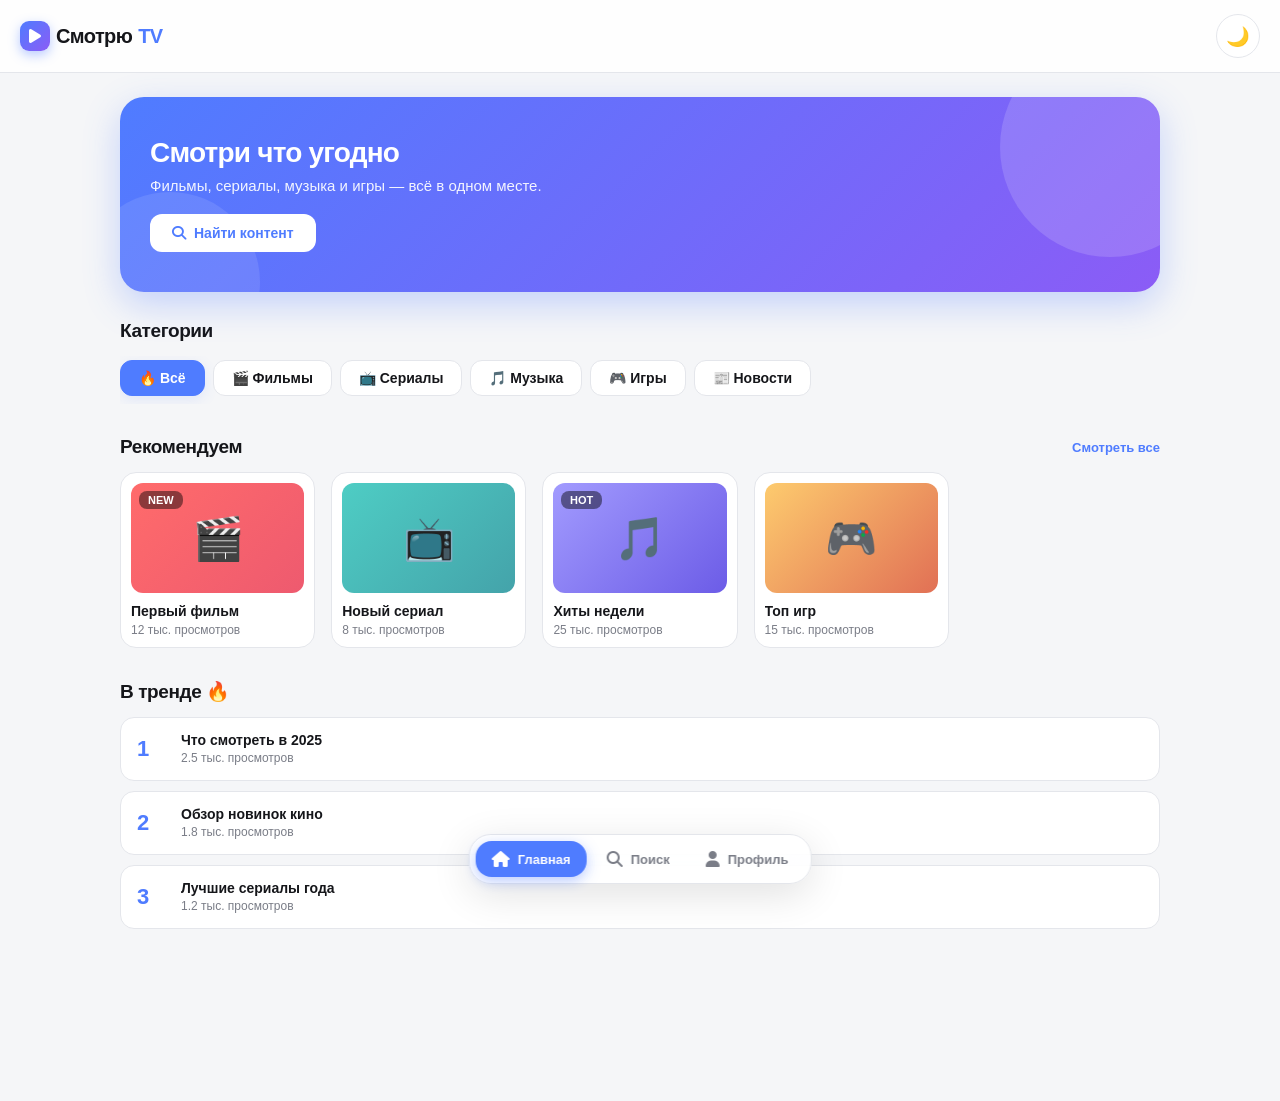
<file: index.html>
<!DOCTYPE html>
<html lang="ru">
<head>
    <meta charset="UTF-8">
    <meta name="viewport" content="width=device-width, initial-scale=1.0">
    <title>СмотрюTV — Главная</title>
    <link rel="stylesheet" href="https://cdnjs.cloudflare.com/ajax/libs/font-awesome/6.5.1/css/all.min.css">
    <link rel="stylesheet" href="style.css">
</head>
<body>
    <header class="top-bar">
        <div class="logo">
            <span class="logo-mark"><i class="fas fa-play"></i></span>
            Смотрю<span class="logo-accent">TV</span>
        </div>
        <button class="theme-toggle" id="themeToggle" aria-label="Сменить тему">🌙</button>
    </header>

    <main class="page">
        <section class="hero">
            <div class="hero-content">
                <h1>Смотри что угодно</h1>
                <p>Фильмы, сериалы, музыка и игры — всё в одном месте.</p>
                <button class="hero-btn" onclick="location.href='search.html'">
                    <i class="fas fa-magnifying-glass"></i> Найти контент
                </button>
            </div>
        </section>

        <section class="section">
            <div class="section-head"><h2>Категории</h2></div>
            <div class="chips">
                <button class="chip active">🔥 Всё</button>
                <button class="chip">🎬 Фильмы</button>
                <button class="chip">📺 Сериалы</button>
                <button class="chip">🎵 Музыка</button>
                <button class="chip">🎮 Игры</button>
                <button class="chip">📰 Новости</button>
            </div>
        </section>

        <section class="section">
            <div class="section-head">
                <h2>Рекомендуем</h2>
                <span class="see-all">Смотреть все</span>
            </div>
            <div class="card-grid">
                <div class="card">
                    <div class="card-thumb" style="background:linear-gradient(135deg,#ff6b6b,#ee5a6f)">
                        <span class="card-badge">NEW</span>🎬
                    </div>
                    <h3>Первый фильм</h3><p>12 тыс. просмотров</p>
                </div>
                <div class="card">
                    <div class="card-thumb" style="background:linear-gradient(135deg,#4ecdc4,#44a3aa)">📺</div>
                    <h3>Новый сериал</h3><p>8 тыс. просмотров</p>
                </div>
                <div class="card">
                    <div class="card-thumb" style="background:linear-gradient(135deg,#a29bfe,#6c5ce7)">
                        <span class="card-badge">HOT</span>🎵
                    </div>
                    <h3>Хиты недели</h3><p>25 тыс. просмотров</p>
                </div>
                <div class="card">
                    <div class="card-thumb" style="background:linear-gradient(135deg,#fdcb6e,#e17055)">🎮</div>
                    <h3>Топ игр</h3><p>15 тыс. просмотров</p>
                </div>
            </div>
        </section>

        <section class="section">
            <div class="section-head"><h2>В тренде 🔥</h2></div>
            <div class="trend-list">
                <div class="trend-item"><span class="trend-num">1</span><div class="trend-info"><b>Что смотреть в 2025</b><small>2.5 тыс. просмотров</small></div></div>
                <div class="trend-item"><span class="trend-num">2</span><div class="trend-info"><b>Обзор новинок кино</b><small>1.8 тыс. просмотров</small></div></div>
                <div class="trend-item"><span class="trend-num">3</span><div class="trend-info"><b>Лучшие сериалы года</b><small>1.2 тыс. просмотров</small></div></div>
            </div>
        </section>
    </main>

    <nav class="bottom-nav">
        <a href="index.html" class="nav-item active"><i class="fas fa-house"></i><span class="nav-label">Главная</span></a>
        <a href="search.html" class="nav-item"><i class="fas fa-magnifying-glass"></i><span class="nav-label">Поиск</span></a>
        <a href="profile.html" class="nav-item"><i class="fas fa-user"></i><span class="nav-label">Профиль</span></a>
    </nav>

    <script src="script.js"></script>
</body>
            </html>
</file>
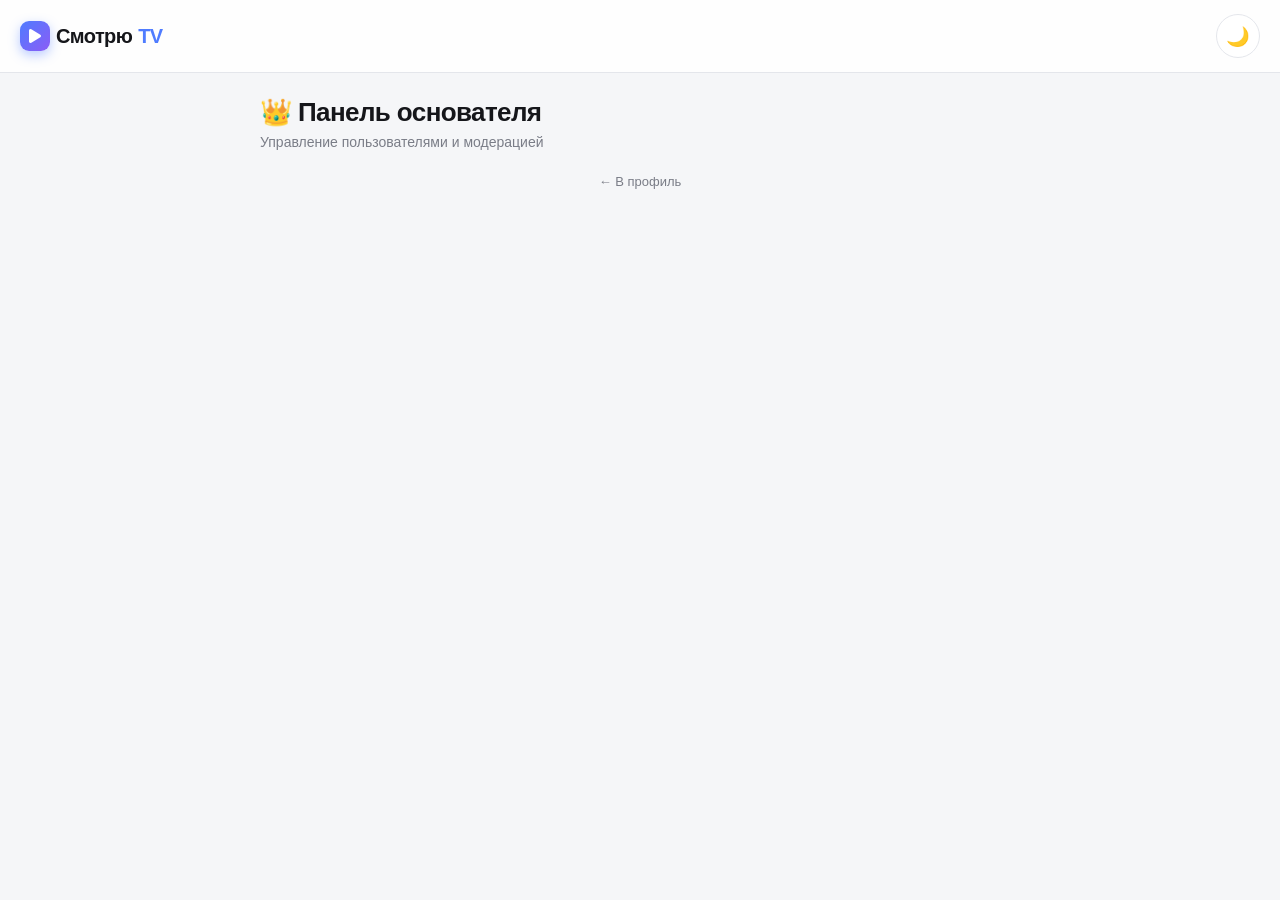
<file: admin.html>
<!DOCTYPE html>
<html lang="ru">
<head>
    <meta charset="UTF-8">
    <meta name="viewport" content="width=device-width, initial-scale=1.0">
    <title>СмотрюTV — Панель основателя</title>
    <link rel="stylesheet" href="https://cdnjs.cloudflare.com/ajax/libs/font-awesome/6.5.1/css/all.min.css">
    <link rel="stylesheet" href="style.css">
</head>
<body>
    <header class="top-bar">
        <div class="logo">
            <span class="logo-mark"><i class="fas fa-play"></i></span>
            Смотрю<span class="logo-accent">TV</span>
        </div>
        <button class="theme-toggle" id="themeToggle" aria-label="Сменить тему">🌙</button>
    </header>

    <main class="admin-page">
        <div class="admin-header">
            <h1>👑 Панель основателя</h1>
            <p>Управление пользователями и модерацией</p>
        </div>

        <div id="notFounder" class="not-founder" style="display:none;">Доступ только для основателя.</div>

        <div id="adminContent" style="display:none;">
            <div class="admin-stats">
                <div class="stat-card"><div class="stat-num" id="statTotal">0</div><div class="stat-label">Всего</div></div>
                <div class="stat-card"><div class="stat-num" id="statVerified">0</div><div class="stat-label">Верифицировано</div></div>
                <div class="stat-card"><div class="stat-num" id="statBlocked">0</div><div class="stat-label">Заблокировано</div></div>
            </div>
            <div class="users-list" id="usersList"></div>
        </div>

        <a href="profile.html" class="back-link">← В профиль</a>
    </main>

    <div class="modal-overlay" id="modal">
        <div class="modal-box">
            <h3 id="modalTitle">Действие</h3>
            <div class="field">
                <label>Причина</label>
                <textarea id="modalReason" placeholder="Укажите причину..."></textarea>
            </div>
            <div class="field" id="modalDurationField">
                <label>Срок действия</label>
                <select id="modalDuration">
                    <option value="1h">1 час</option>
                    <option value="1d">1 день</option>
                    <option value="7d">7 дней</option>
                    <option value="30d">30 дней</option>
                    <option value="forever">Навсегда</option>
                </select>
            </div>
            <div class="btn-row">
                <button class="btn-main btn-ghost" id="modalCancel">Отмена</button>
                <button class="btn-main" id="modalConfirm">Подтвердить</button>
            </div>
        </div>
    </div>

    <script src="script.js"></script>
</body>
    </html>
</file>
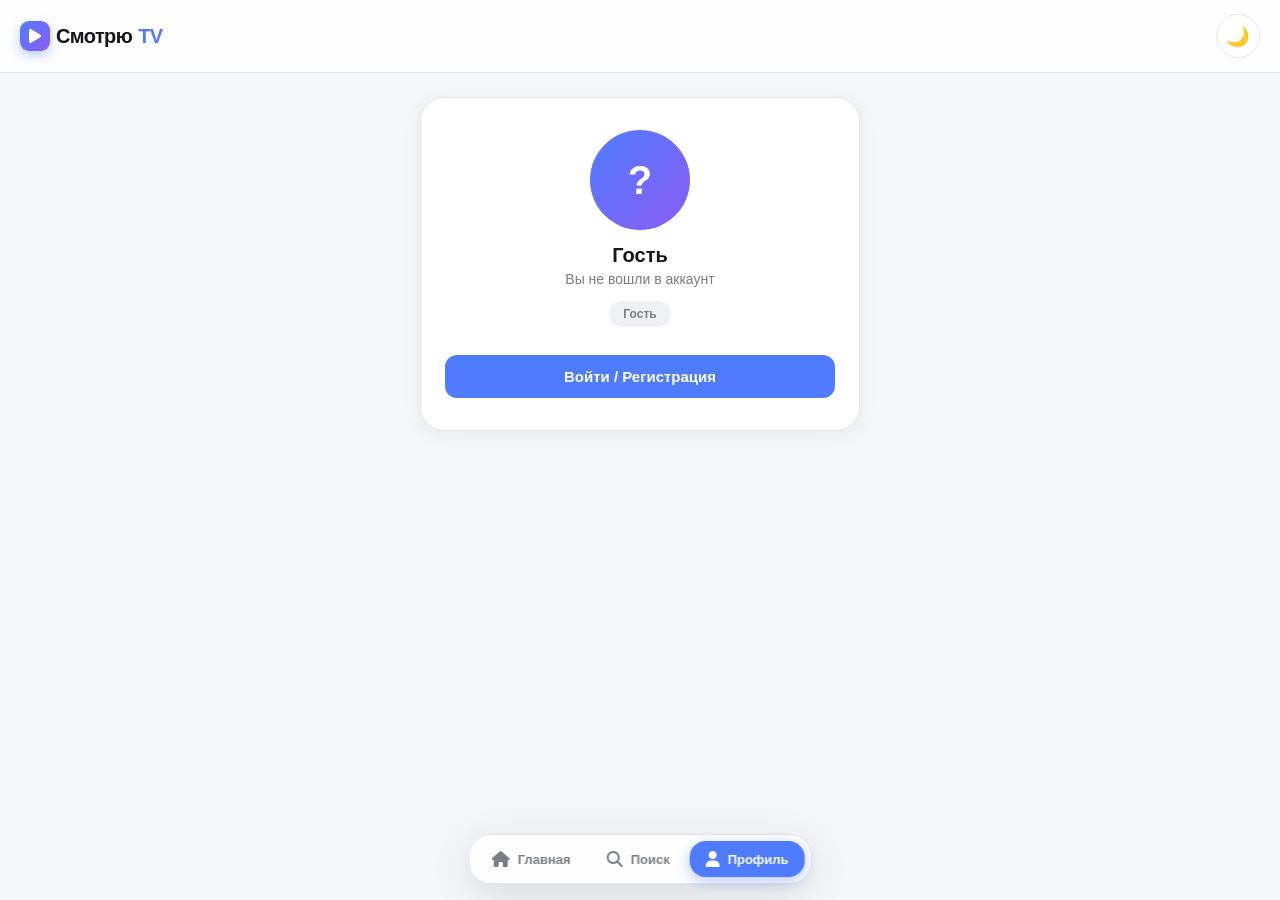
<file: profile.html>
<!DOCTYPE html>
<html lang="ru">
<head>
    <meta charset="UTF-8">
    <meta name="viewport" content="width=device-width, initial-scale=1.0">
    <title>СмотрюTV — Профиль</title>
    <link rel="stylesheet" href="https://cdnjs.cloudflare.com/ajax/libs/font-awesome/6.5.1/css/all.min.css">
    <link rel="stylesheet" href="style.css">
</head>
<body>
    <header class="top-bar">
        <div class="logo">
            <span class="logo-mark"><i class="fas fa-play"></i></span>
            Смотрю<span class="logo-accent">TV</span>
        </div>
        <button class="theme-toggle" id="themeToggle" aria-label="Сменить тему">🌙</button>
    </header>

    <main class="profile-page">
        <div class="profile-card" id="profileCard">
            <div class="avatar-wrap">
                <div class="avatar" id="avatar">?</div>
                <button class="avatar-edit" id="avatarEdit" title="Изменить фото" style="display:none;">
                    <i class="fas fa-camera"></i>
                </button>
            </div>
            <h2>
                <span id="userName">Гость</span>
                <span id="verifiedBadge" class="verified-badge" style="display:none;" data-tip="Это верифицированный аккаунт"></span>
                <span id="crownBadge" style="display:none;cursor:pointer;font-size:20px;" data-tip="Это основатель проекта">👑</span>
            </h2>
            <p class="email" id="userEmail">Вы не вошли в аккаунт</p>
            <span class="badge" id="badge">Гость</span>

            <div class="profile-actions">
                <button class="btn-main btn-ghost" id="logoutBtn" style="display:none;">Выйти</button>
                <a href="register.html" class="btn-main" id="loginBtn">Войти / Регистрация</a>
                <a href="admin.html" class="btn-main btn-admin" id="adminBtn" style="display:none;">👑 Панель основателя</a>
            </div>
        </div>

        <div class="settings-section" id="settingsSection" style="display:none;">
            <h3>Настройки профиля</h3>
            <button class="btn-main btn-ghost" id="changeAvatarBtn">
                <i class="fas fa-image"></i> Сменить фото профиля
            </button>
        </div>
    </main>

    <div class="avatar-modal" id="avatarModal">
        <div class="avatar-modal-box">
            <h3>Фото профиля</h3>
            <input type="file" id="avatarFile" accept="image/*" class="file-input">
            <div class="btn-row">
                <button class="btn-main btn-ghost" id="avatarCancel">Отмена</button>
                <button class="btn-main" id="avatarSave">Сохранить</button>
            </div>
        </div>
    </div>

    <nav class="bottom-nav">
        <a href="index.html" class="nav-item"><i class="fas fa-house"></i><span class="nav-label">Главная</span></a>
        <a href="search.html" class="nav-item"><i class="fas fa-magnifying-glass"></i><span class="nav-label">Поиск</span></a>
        <a href="profile.html" class="nav-item active"><i class="fas fa-user"></i><span class="nav-label">Профиль</span></a>
    </nav>

    <script src="script.js"></script>
</body>
                    </html>
</file>
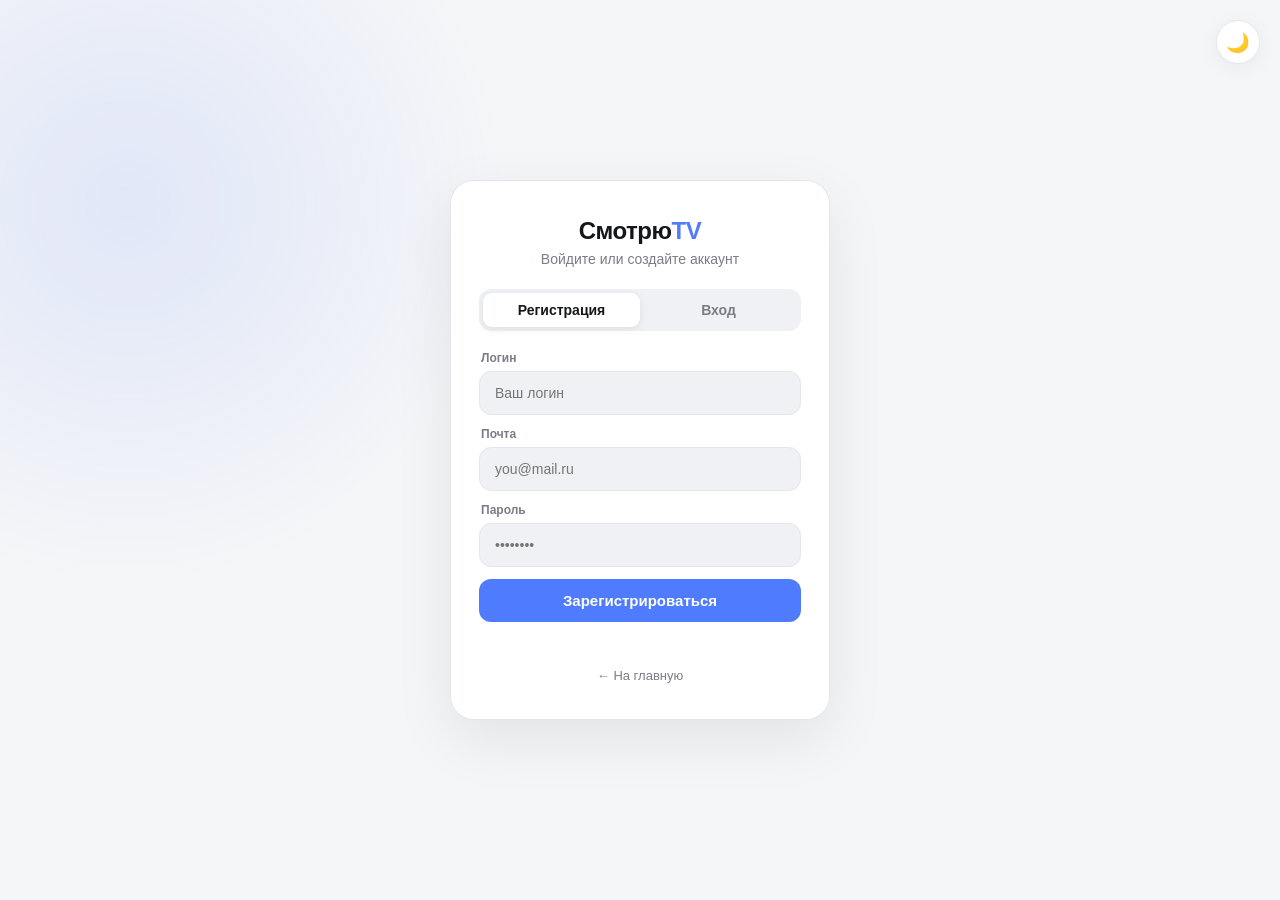
<file: register.html>
<!DOCTYPE html>
<html lang="ru">
<head>
    <meta charset="UTF-8">
    <meta name="viewport" content="width=device-width, initial-scale=1.0">
    <title>СмотрюTV — Вход</title>
    <link rel="stylesheet" href="style.css">
</head>
<body class="auth-body">
    <button class="theme-toggle auth-theme" id="themeToggle" aria-label="Сменить тему">🌙</button>

    <div class="auth-box">
        <h1>Смотрю<span class="logo-accent">TV</span></h1>
        <p class="auth-sub">Войдите или создайте аккаунт</p>

        <div class="tabs">
            <button type="button" id="tabReg" class="tab active">Регистрация</button>
            <button type="button" id="tabLogin" class="tab">Вход</button>
        </div>

        <form id="authForm" autocomplete="off">
            <div class="field" id="loginField">
                <label>Логин</label>
                <input type="text" id="login" placeholder="Ваш логин">
            </div>
            <div class="field">
                <label>Почта</label>
                <input type="email" id="email" placeholder="you@mail.ru" required>
            </div>
            <div class="field">
                <label>Пароль</label>
                <input type="password" id="password" placeholder="••••••••" required>
            </div>
            <button type="submit" class="btn-main" id="submitBtn">Зарегистрироваться</button>
        </form>

        <p class="msg" id="msg"></p>
        <a href="index.html" class="back-link">← На главную</a>
    </div>

    <script src="script.js"></script>
</body>
            </html>
</file>
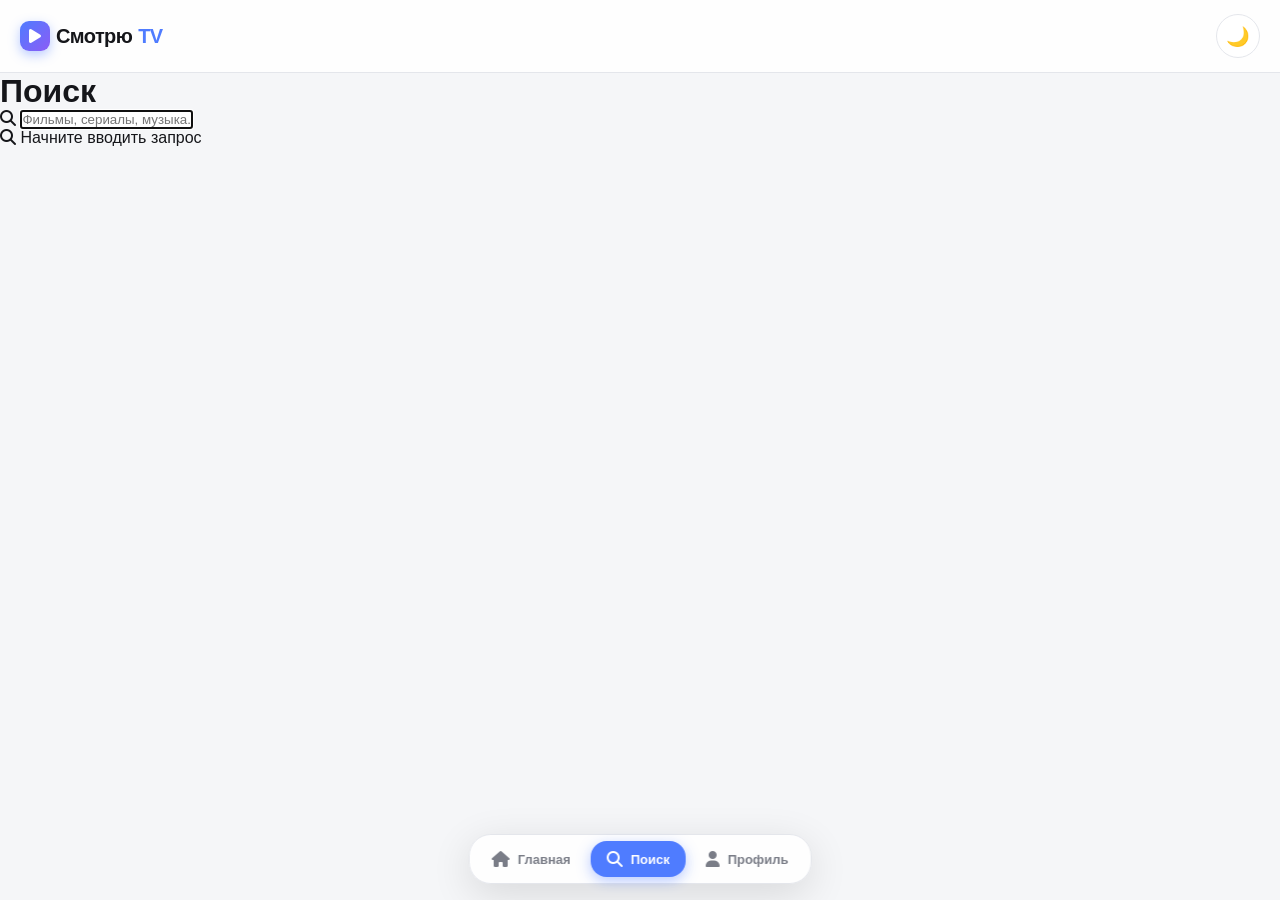
<file: search.html>
<!DOCTYPE html>
<html lang="ru">
<head>
    <meta charset="UTF-8">
    <meta name="viewport" content="width=device-width, initial-scale=1.0">
    <title>СмотрюTV — Поиск</title>
    <link rel="stylesheet" href="https://cdnjs.cloudflare.com/ajax/libs/font-awesome/6.5.1/css/all.min.css">
    <link rel="stylesheet" href="style.css">
</head>
<body>
    <header class="top-bar">
        <div class="logo">
            <span class="logo-mark"><i class="fas fa-play"></i></span>
            Смотрю<span class="logo-accent">TV</span>
        </div>
        <button class="theme-toggle" id="themeToggle" aria-label="Сменить тему">🌙</button>
    </header>

    <main class="search-page">
        <h1>Поиск</h1>
        <div class="search-input-wrap">
            <i class="fas fa-magnifying-glass"></i>
            <input type="text" id="searchInput" placeholder="Фильмы, сериалы, музыка..." autofocus>
        </div>
        <div id="searchResults">
            <div class="search-empty">
                <i class="fas fa-magnifying-glass"></i>
                Начните вводить запрос
            </div>
        </div>
    </main>

    <nav class="bottom-nav">
        <a href="index.html" class="nav-item"><i class="fas fa-house"></i><span class="nav-label">Главная</span></a>
        <a href="search.html" class="nav-item active"><i class="fas fa-magnifying-glass"></i><span class="nav-label">Поиск</span></a>
        <a href="profile.html" class="nav-item"><i class="fas fa-user"></i><span class="nav-label">Профиль</span></a>
    </nav>

    <script src="script.js"></script>
</body>
      </html>
</file>
<file: style.css>
/* ==========================================
   ПЕРЕМЕННЫЕ ТЕМ
   ========================================== */
:root {
    --bg: #f5f6f8;
    --bg-card: #ffffff;
    --bg-elevated: #ffffff;
    --bg-input: #f0f1f4;
    --text: #15161a;
    --text-muted: #7a7d87;
    --border: #e4e6eb;
    --primary: #4f7cff;
    --primary-hover: #3a66e6;
    --primary-soft: rgba(79, 124, 255, 0.12);
    --danger: #ef4444;
    --success: #22c55e;
    --shadow: 0 4px 20px rgba(20, 22, 30, 0.06);
    --nav-bg: rgba(255, 255, 255, 0.85);
}

[data-theme="dark"] {
    --bg: #0d0e12;
    --bg-card: #17181f;
    --bg-elevated: #1e2029;
    --bg-input: #22242e;
    --text: #eef0f5;
    --text-muted: #8b8e9a;
    --border: #2a2c38;
    --primary: #6b93ff;
    --primary-hover: #85a8ff;
    --primary-soft: rgba(107, 147, 255, 0.15);
    --shadow: 0 4px 24px rgba(0, 0, 0, 0.5);
    --nav-bg: rgba(23, 24, 31, 0.85);
}

/* ==========================================
   БАЗА
   ========================================== */
* { box-sizing: border-box; margin: 0; padding: 0; }

html { scroll-behavior: smooth; }

body {
    font-family: -apple-system, BlinkMacSystemFont, "Segoe UI", Roboto, "Helvetica Neue", sans-serif;
    background: var(--bg);
    color: var(--text);
    padding-bottom: 100px;
    min-height: 100vh;
    transition: background 0.3s ease, color 0.3s ease;
    -webkit-font-smoothing: antialiased;
}

a { color: inherit; text-decoration: none; }
button { font-family: inherit; }
input, textarea, select { font-family: inherit; }

/* ==========================================
   ВЕРХНЯЯ ПАНЕЛЬ (шапка)
   ========================================== */
.top-bar {
    position: sticky;
    top: 0;
    z-index: 90;
    display: flex;
    align-items: center;
    justify-content: space-between;
    padding: 14px 20px;
    background: var(--nav-bg);
    backdrop-filter: blur(20px);
    -webkit-backdrop-filter: blur(20px);
    border-bottom: 1px solid var(--border);
    transition: background 0.3s ease, border-color 0.3s ease;
}

.logo {
    font-size: 20px;
    font-weight: 800;
    letter-spacing: -0.6px;
    display: flex;
    align-items: center;
    gap: 6px;
}
.logo-mark {
    width: 30px;
    height: 30px;
    border-radius: 9px;
    background: linear-gradient(135deg, var(--primary), #8b5cf6);
    display: flex;
    align-items: center;
    justify-content: center;
    color: #fff;
    font-size: 16px;
    box-shadow: 0 4px 12px rgba(79, 124, 255, 0.4);
}
.logo-accent { color: var(--primary); }

/* Переключатель темы — справа */
.theme-toggle {
    width: 44px;
    height: 44px;
    border-radius: 50%;
    border: 1px solid var(--border);
    background: var(--bg-card);
    color: var(--text);
    font-size: 19px;
    cursor: pointer;
    display: flex;
    align-items: center;
    justify-content: center;
    transition: transform 0.25s ease, background 0.25s ease, border-color 0.25s;
    flex-shrink: 0;
}
.theme-toggle:hover {
    transform: scale(1.08) rotate(18deg);
    border-color: var(--primary);
}
.theme-toggle:active { transform: scale(0.94); }

/* ==========================================
   КОНТЕНТ ГЛАВНОЙ
   ========================================== */
.page {
    max-width: 1080px;
    margin: 0 auto;
    padding: 24px 20px 40px;
}

.hero {
    position: relative;
    padding: 40px 30px;
    border-radius: 24px;
    background: linear-gradient(135deg, #4f7cff 0%, #8b5cf6 100%);
    color: #fff;
    overflow: hidden;
    margin-bottom: 28px;
    box-shadow: 0 12px 36px rgba(79, 124, 255, 0.3);
}
.hero::before {
    content: "";
    position: absolute;
    top: -60px; right: -60px;
    width: 220px; height: 220px;
    background: rgba(255,255,255,0.15);
    border-radius: 50%;
}
.hero::after {
    content: "";
    position: absolute;
    bottom: -80px; left: -40px;
    width: 180px; height: 180px;
    background: rgba(255,255,255,0.1);
    border-radius: 50%;
}
.hero-content { position: relative; z-index: 1; }
.hero h1 {
    font-size: 28px;
    font-weight: 800;
    letter-spacing: -0.8px;
    margin-bottom: 8px;
}
.hero p {
    font-size: 15px;
    opacity: 0.92;
    margin-bottom: 20px;
}
.hero-btn {
    display: inline-flex;
    align-items: center;
    gap: 8px;
    padding: 11px 22px;
    background: #fff;
    color: #4f7cff;
    border-radius: 12px;
    font-weight: 700;
    font-size: 14px;
    border: none;
    cursor: pointer;
    transition: transform 0.2s;
}
.hero-btn:hover { transform: translateY(-2px); }

.section { margin-bottom: 32px; }
.section-head {
    display: flex;
    align-items: center;
    justify-content: space-between;
    margin-bottom: 14px;
}
.section-head h2 {
    font-size: 19px;
    font-weight: 700;
    letter-spacing: -0.4px;
}
.section-head .see-all {
    font-size: 13px;
    color: var(--primary);
    font-weight: 600;
    cursor: pointer;
}

/* Категории — чипы */
.chips {
    display: flex;
    gap: 8px;
    overflow-x: auto;
    padding: 4px 0 8px;
    scrollbar-width: none;
}
.chips::-webkit-scrollbar { display: none; }
.chip {
    padding: 9px 18px;
    border-radius: 12px;
    border: 1px solid var(--border);
    background: var(--bg-card);
    color: var(--text);
    font-size: 14px;
    font-weight: 600;
    cursor: pointer;
    white-space: nowrap;
    transition: all 0.2s;
}
.chip:hover { border-color: var(--primary); }
.chip.active {
    background: var(--primary);
    color: #fff;
    border-color: var(--primary);
    box-shadow: 0 4px 14px var(--primary-soft);
}

/* Карточки */
.card-grid {
    display: grid;
    grid-template-columns: repeat(auto-fill, minmax(170px, 1fr));
    gap: 16px;
}
.card {
    background: var(--bg-card);
    border-radius: 16px;
    padding: 10px;
    border: 1px solid var(--border);
    cursor: pointer;
    transition: transform 0.22s ease, box-shadow 0.22s ease, border-color 0.22s;
}
.card:hover {
    transform: translateY(-4px);
    box-shadow: var(--shadow);
    border-color: transparent;
}
.card-thumb {
    height: 110px;
    border-radius: 12px;
    display: flex;
    align-items: center;
    justify-content: center;
    font-size: 42px;
    margin-bottom: 10px;
    position: relative;
    overflow: hidden;
}
.card-badge {
    position: absolute;
    top: 8px;
    left: 8px;
    padding: 3px 9px;
    background: rgba(0,0,0,0.45);
    color: #fff;
    font-size: 11px;
    font-weight: 700;
    border-radius: 8px;
    backdrop-filter: blur(6px);
}
.card h3 {
    font-size: 14px;
    font-weight: 600;
    margin-bottom: 4px;
    white-space: nowrap;
    overflow: hidden;
    text-overflow: ellipsis;
}
.card p {
    font-size: 12px;
    color: var(--text-muted);
}

/* Тренды */
.trend-list { display: flex; flex-direction: column; gap: 10px; }
.trend-item {
    display: flex;
    align-items: center;
    gap: 14px;
    background: var(--bg-card);
    padding: 14px 16px;
    border-radius: 14px;
    border: 1px solid var(--border);
    cursor: pointer;
    transition: transform 0.2s, border-color 0.2s;
}
.trend-item:hover {
    transform: translateX(4px);
    border-color: var(--primary);
}
.trend-num {
    font-size: 22px;
    font-weight: 800;
    color: var(--primary);
    min-width: 30px;
    font-variant-numeric: tabular-nums;
}
.trend-info b { display: block; font-size: 14px; font-weight: 600; }
.trend-info small { color: var(--text-muted); font-size: 12px; }

/* ==========================================
   НИЖНЯЯ НАВИГАЦИЯ
   ========================================== */
.bottom-nav {
    position: fixed;
    bottom: 16px;
    left: 50%;
    transform: translateX(-50%);
    z-index: 100;
    display: flex;
    align-items: center;
    gap: 4px;
    padding: 6px;
    background: var(--nav-bg);
    backdrop-filter: blur(24px);
    -webkit-backdrop-filter: blur(24px);
    border: 1px solid var(--border);
    border-radius: 22px;
    box-shadow: 0 10px 40px rgba(0, 0, 0, 0.12);
    transition: background 0.3s ease, border-color 0.3s;
}
.nav-item {
    display: flex;
    align-items: center;
    gap: 8px;
    padding: 10px 16px;
    border-radius: 16px;
    color: var(--text-muted);
    font-size: 13px;
    font-weight: 600;
    transition: all 0.22s;
    border: none;
    background: none;
    cursor: pointer;
}
.nav-item i { font-size: 16px; }
.nav-item:hover { color: var(--text); }
.nav-item.active {
    background: var(--primary);
    color: #fff;
    box-shadow: 0 4px 14px rgba(79, 124, 255, 0.4);
}
.nav-item span.nav-label { display: inline; }

/* На мобилке — только иконки + подписи */
@media (max-width: 480px) {
    .nav-item { flex-direction: column; gap: 3px; padding: 8px 14px; font-size: 10px; }
    .nav-item i { font-size: 18px; }
}

/* ==========================================
   ФОРМЫ / РЕГИСТРАЦИЯ
   ========================================== */
.auth-body {
    display: flex;
    align-items: center;
    justify-content: center;
    min-height: 100vh;
    padding: 20px;
    background: var(--bg);
    position: relative;
}
.auth-body::before {
    content: "";
    position: fixed;
    top: -20%; left: -20%;
    width: 60vw; height: 60vw;
    background: radial-gradient(circle, var(--primary-soft) 0%, transparent 70%);
    pointer-events: none;
    z-index: 0;
}
.auth-theme {
    position: fixed;
    top: 20px;
    right: 20px;
    z-index: 10;
    box-shadow: var(--shadow);
}
.auth-box {
    position: relative;
    z-index: 1;
    background: var(--bg-card);
    padding: 36px 28px;
    border-radius: 24px;
    width: 100%;
    max-width: 380px;
    border: 1px solid var(--border);
    box-shadow: 0 20px 60px rgba(0,0,0,0.08);
}
.auth-box h1 {
    font-size: 24px;
    font-weight: 800;
    text-align: center;
    letter-spacing: -0.5px;
    margin-bottom: 6px;
}
.auth-sub {
    text-align: center;
    color: var(--text-muted);
    font-size: 14px;
    margin-bottom: 22px;
}
.tabs {
    display: flex;
    background: var(--bg-input);
    border-radius: 12px;
    padding: 4px;
    margin-bottom: 20px;
}
.tab {
    flex: 1;
    padding: 9px;
    border: none;
    background: transparent;
    border-radius: 9px;
    font-weight: 700;
    font-size: 14px;
    color: var(--text-muted);
    cursor: pointer;
    transition: all 0.2s;
}
.tab.active {
    background: var(--bg-card);
    color: var(--text);
    box-shadow: 0 2px 8px rgba(0,0,0,0.08);
}
.field { margin-bottom: 12px; }
.field label {
    display: block;
    font-size: 12px;
    font-weight: 600;
    color: var(--text-muted);
    margin-bottom: 6px;
    padding-left: 2px;
}
.field input {
    width: 100%;
    padding: 13px 15px;
    border: 1.5px solid var(--border);
    border-radius: 12px;
    font-size: 14px;
    background: var(--bg-input);
    color: var(--text);
    outline: none;
    transition: border-color 0.2s, background 0.2s;
}
.field input:focus {
    border-color: var(--primary);
    background: var(--bg-card);
}

.btn-main {
    width: 100%;
    padding: 13px;
    border-radius: 12px;
    border: none;
    background: var(--primary);
    color: #fff;
    font-size: 15px;
    font-weight: 700;
    cursor: pointer;
    margin-top: 6px;
    display: block;
    text-align: center;
    transition: background 0.2s, transform 0.15s;
}
.btn-main:hover { background: var(--primary-hover); }
.btn-main:active { transform: scale(0.98); }
.btn-admin {
    background: linear-gradient(135deg, #f5c542, #d99a00);
    color: #1a1a1a;
    margin-top: 10px;
}
.btn-admin:hover { background: linear-gradient(135deg, #d99a00, #b88200); }
.btn-ghost {
    background: transparent;
    color: var(--text);
    border: 1.5px solid var(--border);
}
.btn-ghost:hover { border-color: var(--primary); color: var(--primary); background: transparent; }

.msg {
    font-size: 13px;
    text-align: center;
    min-height: 18px;
    margin-top: 12px;
    font-weight: 600;
}
.back-link {
    display: block;
    text-align: center;
    margin-top: 16px;
    font-size: 13px;
    color: var(--text-muted);
    transition: color 0.2s;
}
.back-link:hover { color: var(--primary); }

/* ==========================================
   ПРОФИЛЬ
   ========================================== */
.profile-page {
    max-width: 480px;
    margin: 0 auto;
    padding: 24px 20px 40px;
}
.profile-card {
    background: var(--bg-card);
    padding: 32px 24px;
    border-radius: 24px;
    text-align: center;
    border: 1px solid var(--border);
    box-shadow: var(--shadow);
    margin-bottom: 16px;
}
.avatar-wrap {
    position: relative;
    width: 100px;
    height: 100px;
    margin: 0 auto 14px;
}
.avatar {
    width: 100%;
    height: 100%;
    border-radius: 50%;
    background: linear-gradient(135deg, var(--primary), #8b5cf6);
    color: #fff;
    font-size: 40px;
    font-weight: 700;
    display: flex;
    align-items: center;
    justify-content: center;
    overflow: hidden;
    background-size: cover;
    background-position: center;
}
.avatar img { width: 100%; height: 100%; object-fit: cover; }
.avatar-edit {
    position: absolute;
    bottom: 0;
    right: 0;
    width: 32px;
    height: 32px;
    border-radius: 50%;
    background: var(--primary);
    color: #fff;
    border: 3px solid var(--bg-card);
    cursor: pointer;
    display: flex;
    align-items: center;
    justify-content: center;
    font-size: 13px;
    transition: transform 0.2s;
}
.avatar-edit:hover { transform: scale(1.1); }

.profile-card h2 {
    font-size: 20px;
    font-weight: 700;
    margin-bottom: 4px;
    display: flex;
    align-items: center;
    justify-content: center;
    gap: 6px;
    flex-wrap: wrap;
}
.profile-card .email {
    color: var(--text-muted);
    font-size: 14px;
    margin-bottom: 14px;
}

.badge {
    display: inline-block;
    padding: 6px 14px;
    border-radius: 20px;
    background: var(--bg-input);
    font-size: 12px;
    font-weight: 600;
    color: var(--text-muted);
}
.badge.founder {
    background: linear-gradient(135deg, #f5c542, #d99a00);
    color: #1a1a1a;
}
.badge.verified { background: var(--primary-soft); color: var(--primary); }

.profile-actions { display: flex; flex-direction: column; gap: 10px; margin-top: 22px; }

/* Настройки */
.settings-section {
    background: var(--bg-card);
    border-radius: 20px;
    padding: 20px;
    border: 1px solid var(--border);
    margin-top: 16px;
}
.settings-section h3 {
    font-size: 15px;
    font-weight: 700;
    margin-bottom: 14px;
}

/* Модальное окно смены аватара */
.avatar-modal {
    position: fixed;
    inset: 0;
    background: rgba(0,0,0,0.55);
    backdrop-filter: blur(6px);
    display: none;
    align-items: center;
    justify-content: center;
    padding: 20px;
    z-index: 300;
}
.avatar-modal.active { display: flex; }
.avatar-modal-box {
    background: var(--bg-card);
    border-radius: 20px;
    padding: 26px;
    width: 100%;
    max-width: 360px;
    text-align: center;
    animation: popIn 0.25s ease;
}
@keyframes popIn {
    from { opacity: 0; transform: scale(0.9); }
    to { opacity: 1; transform: scale(1); }
}
.avatar-modal-box h3 { font-size: 18px; margin-bottom: 16px; }
.file-input {
    display: block;
    width: 100%;
    padding: 30px 14px;
    border: 2px dashed var(--border);
    border-radius: 14px;
    background: var(--bg-input);
    cursor: pointer;
    font-size: 13px;
    color: var(--text-muted);
    text-align: center;
    transition: border-color 0.2s;
    margin-bottom: 14px;
}
.file-input:hover { border-color: var(--primary); }
.avatar-modal-box .btn-row { display: flex; gap: 10px; }
.avatar-modal-box .btn-row button { flex: 1; }

/* ==========================================
   ВЕРИФИКАЦИЯ (розетка)
   ========================================== */
.verified-badge {
    display: inline-block;
    width: 20px;
    height: 20px;
    background: var(--success);
    position: relative;
    vertical-align: middle;
    clip-path: polygon(
        50% 0%, 61% 9%, 75% 6%, 79% 19%, 92% 25%, 91% 39%, 100% 50%,
        91% 61%, 94% 75%, 81% 79%, 75% 92%, 61% 91%, 50% 100%,
        39% 91%, 25% 94%, 21% 81%, 8% 75%, 9% 61%, 0% 50%,
        9% 39%, 6% 25%, 19% 21%, 25% 8%, 39% 9%
    );
}
.verified-badge::after {
    content: "";
    position: absolute;
    top: 50%;
    left: 50%;
    width: 4px;
    height: 8px;
    border: solid #fff;
    border-width: 0 2.5px 2.5px 0;
    transform: translate(-50%, -60%) rotate(45deg);
}
.verified-badge.small { width: 15px; height: 15px; }
.verified-badge.small::after {
    width: 3px; height: 5px;
    border-width: 0 2px 2px 0;
    transform: translate(-50%, -60%) rotate(45deg);
}

/* ==========================================
   ПАНЕЛЬ ОСНОВАТЕЛЯ
   ========================================== */
.admin-page {
    max-width: 800px;
    margin: 0 auto;
    padding: 24px 20px 100px;
}
.admin-header {
    margin-bottom: 24px;
}
.admin-header h1 {
    font-size: 26px;
    font-weight: 800;
    letter-spacing: -0.6px;
    margin-bottom: 6px;
}
.admin-header p { color: var(--text-muted); font-size: 14px; }

.admin-stats {
    display: grid;
    grid-template-columns: repeat(auto-fit, minmax(140px, 1fr));
    gap: 12px;
    margin-bottom: 22px;
}
.stat-card {
    background: var(--bg-card);
    border: 1px solid var(--border);
    border-radius: 16px;
    padding: 16px;
    text-align: center;
}
.stat-num {
    font-size: 26px;
    font-weight: 800;
    color: var(--primary);
    margin-bottom: 4px;
}
.stat-label { font-size: 12px; color: var(--text-muted); font-weight: 600; }

.users-list { display: flex; flex-direction: column; gap: 12px; }
.user-row {
    background: var(--bg-card);
    border: 1px solid var(--border);
    border-radius: 16px;
    padding: 16px;
    display: flex;
    align-items: center;
    justify-content: space-between;
    gap: 14px;
    flex-wrap: wrap;
    transition: border-color 0.2s;
}
.user-row:hover { border-color: var(--primary); }
.user-row.blocked { opacity: 0.65; border-color: var(--danger); }
.user-info {
    display: flex;
    align-items: center;
    gap: 12px;
    min-width: 0;
    flex: 1;
}
.user-avatar {
    width: 46px;
    height: 46px;
    border-radius: 50%;
    background: linear-gradient(135deg, var(--primary), #8b5cf6);
    color: #fff;
    display: flex;
    align-items: center;
    justify-content: center;
    font-weight: 700;
    font-size: 18px;
    flex-shrink: 0;
    overflow: hidden;
    background-size: cover;
    background-position: center;
}
.user-avatar img { width: 100%; height: 100%; object-fit: cover; }
.user-meta { min-width: 0; }
.user-name {
    font-weight: 700;
    font-size: 15px;
    display: flex;
    align-items: center;
    gap: 6px;
    margin-bottom: 3px;
    flex-wrap: wrap;
}
.user-email {
    font-size: 12px;
    color: var(--text-muted);
    overflow: hidden;
    text-overflow: ellipsis;
}
.user-actions {
    display: flex;
    gap: 8px;
    flex-wrap: wrap;
}
.btn-mini {
    padding: 8px 14px;
    border-radius: 10px;
    border: none;
    font-size: 12px;
    font-weight: 700;
    cursor: pointer;
    transition: all 0.2s;
    white-space: nowrap;
}
.btn-mini.green { background: var(--success); color: #fff; }
.btn-mini.green:hover { background: #16a34a; }
.btn-mini.red { background: var(--danger); color: #fff; }
.btn-mini.red:hover { background: #dc2626; }
.btn-mini.gray { background: var(--bg-input); color: var(--text); }
.btn-mini.gray:hover { background: var(--border); }

.not-founder {
    background: var(--bg-card);
    border: 1px solid var(--danger);
    padding: 24px;
    border-radius: 16px;
    text-align: center;
    color: var(--danger);
    font-weight: 600;
}

/* Модальное окно модерации */
.modal-overlay {
    position: fixed;
    inset: 0;
    background: rgba(0,0,0,0.55);
    backdrop-filter: blur(6px);
    display: none;
    align-items: center;
    justify-content: center;
    padding: 20px;
    z-index: 300;
}
.modal-overlay.active { display: flex; }
.modal-box {
    background: var(--bg-card);
    border-radius: 20px;
    padding: 26px;
    width: 100%;
    max-width: 420px;
    animat
/* Всплывающая подсказка */
.tip-bubble {
    position: fixed;
    transform: translate(-50%, -100%) scale(0.9);
    background: var(--text);
    color: var(--bg);
    padding: 8px 14px;
    border-radius: 10px;
    font-size: 13px;
    font-weight: 600;
    white-space: nowrap;
    pointer-events: none;
    opacity: 0;
    transition: opacity 0.2s, transform 0.2s;
    z-index: 1000;
    box-shadow: 0 6px 20px rgba(0,0,0,0.25);
}
.tip-bubble::after {
    content: "";
    position: absolute;
    bottom: -5px;
    left: 50%;
    transform: translateX(-50%) rotate(45deg);
    width: 10px;
    height: 10px;
    background: var(--text);
}
.tip-bubble.show {
    opacity: 1;
    transform: translate(-50%, -100%) scale(1);
}

/* Курсор на кликабельные значки */
[data-tip] { cursor: pointer; }
</file>
